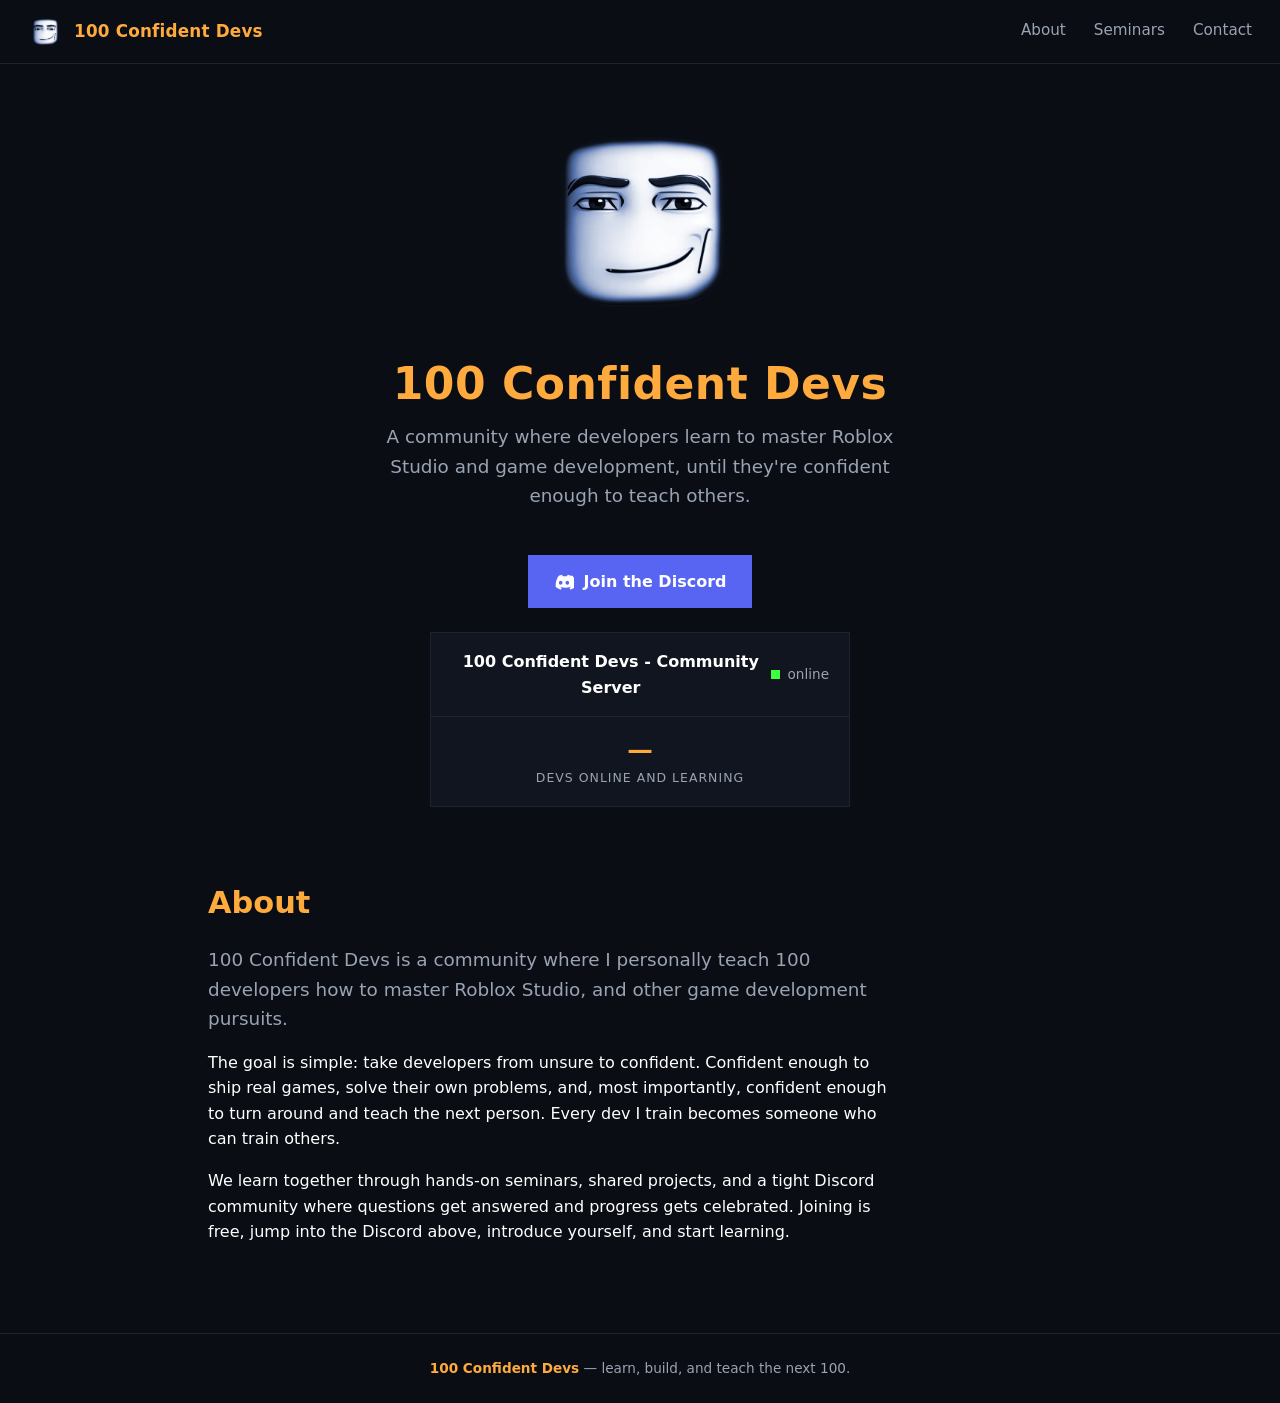
<file: index.html>
<!DOCTYPE html>
<html lang="en">
<head>
    <meta charset="UTF-8">
    <meta name="viewport" content="width=device-width, initial-scale=1.0">
    <title>100 Confident Devs</title>
    <meta name="description" content="Join 100 Confident Devs — a community where you learn to master Roblox Studio and game development until you're confident enough to teach others.">
    <meta name="theme-color" content="#0a0d14">
    <link rel="canonical" href="https://100confidentdevs.org/">

    <!-- Open Graph -->
    <meta property="og:type" content="website">
    <meta property="og:site_name" content="100 Confident Devs">
    <meta property="og:title" content="100 Confident Devs">
    <meta property="og:description" content="A community where developers learn to master Roblox Studio and game development — until they're confident enough to teach others.">
    <meta property="og:url" content="https://100confidentdevs.org/">
    <meta property="og:image" content="https://100confidentdevs.org/assets/banner.png">
    <meta property="og:image:width" content="1280">
    <meta property="og:image:height" content="720">
    <meta property="og:image:alt" content="100 Confident Devs">

    <!-- Twitter / X -->
    <meta name="twitter:card" content="summary_large_image">
    <meta name="twitter:title" content="100 Confident Devs">
    <meta name="twitter:description" content="A community where developers learn to master Roblox Studio and game development — until they're confident enough to teach others.">
    <meta name="twitter:image" content="https://100confidentdevs.org/assets/banner.png">

    <link rel="icon" href="assets/logo_ico.ico" type="image/x-icon">
    <link rel="stylesheet" href="styles.css">
</head>
<body>
    <header class="topbar">
        <a class="brand" href="index.html">
            <img src="assets/logo_2.png" alt="100 Confident Devs logo">
            <span><b>100 Confident Devs</b></span>
        </a>
        <nav class="nav">
            <a href="#about">About</a>
            <a href="seminars.html">Seminars</a>
            <a href="contact.html">Contact</a>
        </nav>
    </header>

    <main>
        <section class="hero">
            <img class="hero-logo" id="hero-logo" src="assets/logo_2.png" alt="100 Confident Devs" role="button" tabindex="0">
            <h1 class="title"><b>100 Confident Devs</b></h1>
            <p class="subtitle">
                A community where developers learn to master Roblox Studio and game
                development,  until they're confident enough to teach others.
            </p>

            <div class="discord-zone">
                <a class="btn btn-discord" id="join-btn" href="#" target="_blank" rel="noopener">
                    <svg viewBox="0 0 24 24" fill="currentColor" aria-hidden="true">
                        <path d="M20.317 4.369A19.79 19.79 0 0 0 16.558 3.2a.074.074 0 0 0-.079.037c-.34.6-.715 1.385-.978 2.001a18.27 18.27 0 0 0-5.002 0 12.6 12.6 0 0 0-.993-2.001.077.077 0 0 0-.079-.037A19.736 19.736 0 0 0 5.668 4.37a.07.07 0 0 0-.032.027C2.533 9.046 1.69 13.58 2.104 18.057a.082.082 0 0 0 .031.057 19.9 19.9 0 0 0 5.993 3.04.078.078 0 0 0 .084-.028c.462-.63.874-1.295 1.226-1.994a.076.076 0 0 0-.041-.106 13.1 13.1 0 0 1-1.872-.892.077.077 0 0 1-.008-.128c.126-.094.252-.192.372-.291a.074.074 0 0 1 .077-.01c3.927 1.793 8.18 1.793 12.061 0a.074.074 0 0 1 .078.009c.12.099.246.198.373.292a.077.077 0 0 1-.006.127 12.3 12.3 0 0 1-1.873.892.077.077 0 0 0-.041.107c.36.698.772 1.362 1.225 1.993a.076.076 0 0 0 .084.028 19.84 19.84 0 0 0 6.002-3.04.077.077 0 0 0 .032-.054c.5-5.177-.838-9.674-3.549-13.66a.061.061 0 0 0-.031-.028ZM8.02 15.331c-1.183 0-2.157-1.085-2.157-2.419 0-1.333.956-2.419 2.157-2.419 1.21 0 2.176 1.096 2.157 2.42 0 1.333-.956 2.418-2.157 2.418Zm7.975 0c-1.183 0-2.157-1.085-2.157-2.419 0-1.333.955-2.419 2.157-2.419 1.21 0 2.176 1.096 2.157 2.42 0 1.333-.946 2.418-2.157 2.418Z"/>
                    </svg>
                    Join the Discord
                </a>

                <div class="discord-widget" id="discord-widget">
                    <div class="dw-head">
                        <span class="dw-name" id="dw-name">100 Confident Devs - Community Server</span>
                        <span class="dw-status"><span class="dw-dot"></span><span>online</span></span>
                    </div>
                    <div class="dw-stats">
                        <div class="dw-stat">
                            <div class="dw-num" id="dw-online">&mdash;</div>
                            <div class="dw-label">Devs Online and Learning</div>
                        </div>
                    </div>
                </div>
            </div>
        </section>

        <section class="page" id="about">
            <h2 class="section">About</h2>
            <p class="lead">
                100 Confident Devs is a community where I personally teach 100 developers
                how to master Roblox Studio,  and other game development pursuits.
            </p>
            <p>
                The goal is simple: take developers from unsure to confident. Confident
                enough to ship real games, solve their own problems, and,  most
                importantly,  confident enough to turn around and teach the next
                person. Every dev I train becomes someone who can train others.
            </p>
            <p>
                We learn together through hands-on seminars, shared projects, and a tight
                Discord community where questions get answered and progress gets celebrated.
                Joining is free,  jump into the Discord above, introduce yourself,
                and start learning.
            </p>
        </section>
    </main>

    <footer>
        <b>100 Confident Devs</b> &mdash;  learn, build, and teach the next 100.
    </footer>

    <script src="script.js"></script>
</body>
</html>
</file>
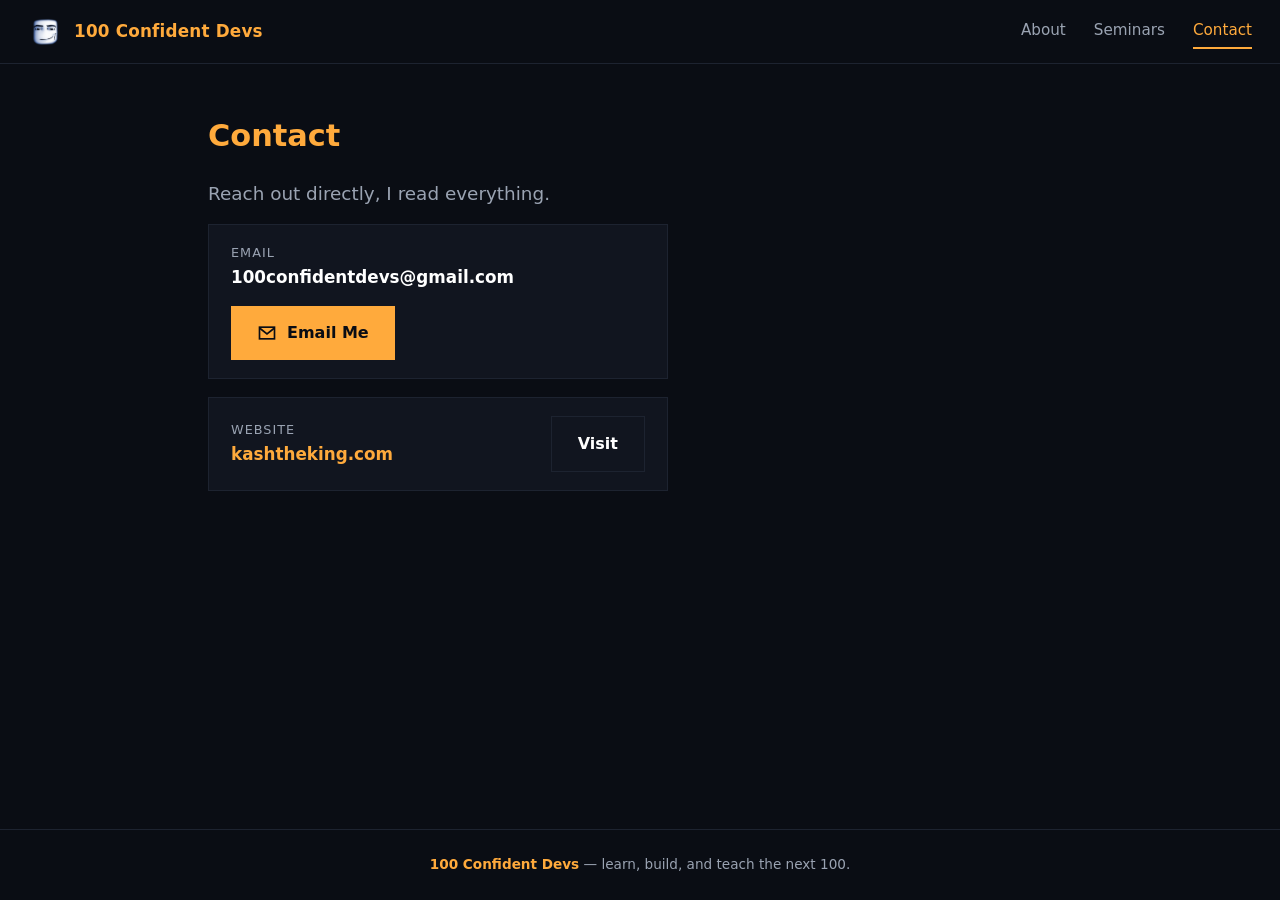
<file: contact.html>
<!DOCTYPE html>
<html lang="en">
<head>
    <meta charset="UTF-8">
    <meta name="viewport" content="width=device-width, initial-scale=1.0">
    <title>Contact — 100 Confident Devs</title>
    <meta name="description" content="Get in touch with 100 Confident Devs.">
    <meta name="theme-color" content="#0a0d14">
    <link rel="canonical" href="https://100confidentdevs.org/contact.html">

    <!-- Open Graph -->
    <meta property="og:type" content="website">
    <meta property="og:site_name" content="100 Confident Devs">
    <meta property="og:title" content="Contact — 100 Confident Devs">
    <meta property="og:description" content="Get in touch with 100 Confident Devs.">
    <meta property="og:url" content="https://100confidentdevs.org/contact.html">
    <meta property="og:image" content="https://100confidentdevs.org/assets/banner.png">
    <meta property="og:image:width" content="1280">
    <meta property="og:image:height" content="720">
    <meta property="og:image:alt" content="100 Confident Devs">

    <!-- Twitter / X -->
    <meta name="twitter:card" content="summary_large_image">
    <meta name="twitter:title" content="Contact — 100 Confident Devs">
    <meta name="twitter:description" content="Get in touch with 100 Confident Devs.">
    <meta name="twitter:image" content="https://100confidentdevs.org/assets/banner.png">

    <link rel="icon" href="assets/logo_ico.ico" type="image/x-icon">
    <link rel="stylesheet" href="styles.css">
</head>
<body>
    <header class="topbar">
        <a class="brand" href="index.html">
            <img src="assets/logo_2.png" alt="100 Confident Devs logo">
            <span><b>100 Confident Devs</b></span>
        </a>
        <nav class="nav">
            <a href="index.html#about">About</a>
            <a href="seminars.html">Seminars</a>
            <a href="contact.html" class="active">Contact</a>
        </nav>
    </header>

    <main class="page">
        <h2 class="section">Contact</h2>
        <p class="lead">Reach out directly,  I read everything.</p>

        <div class="contact-list">
            <div class="contact-row">
                <div>
                    <div class="label">Email</div>
                    <div class="value">100confidentdevs@gmail.com</div>
                </div>
                <a class="btn btn-accent" href="mailto:100confidentdevs@gmail.com">
                    <svg viewBox="0 0 24 24" fill="none" stroke="currentColor" stroke-width="2" aria-hidden="true">
                        <rect x="3" y="5" width="18" height="14"></rect>
                        <path d="m3 6 9 7 9-7"></path>
                    </svg>
                    Email Me
                </a>
            </div>

            <div class="contact-row">
                <div>
                    <div class="label">Website</div>
                    <a class="value" href="https://kashtheking.com" target="_blank" rel="noopener">kashtheking.com</a>
                </div>
                <a class="btn btn-outline" href="https://kashtheking.com" target="_blank" rel="noopener">Visit</a>
            </div>
        </div>
    </main>

    <footer>
        <b>100 Confident Devs</b> &mdash; learn, build, and teach the next 100.
    </footer>
</body>
</html>
</file>
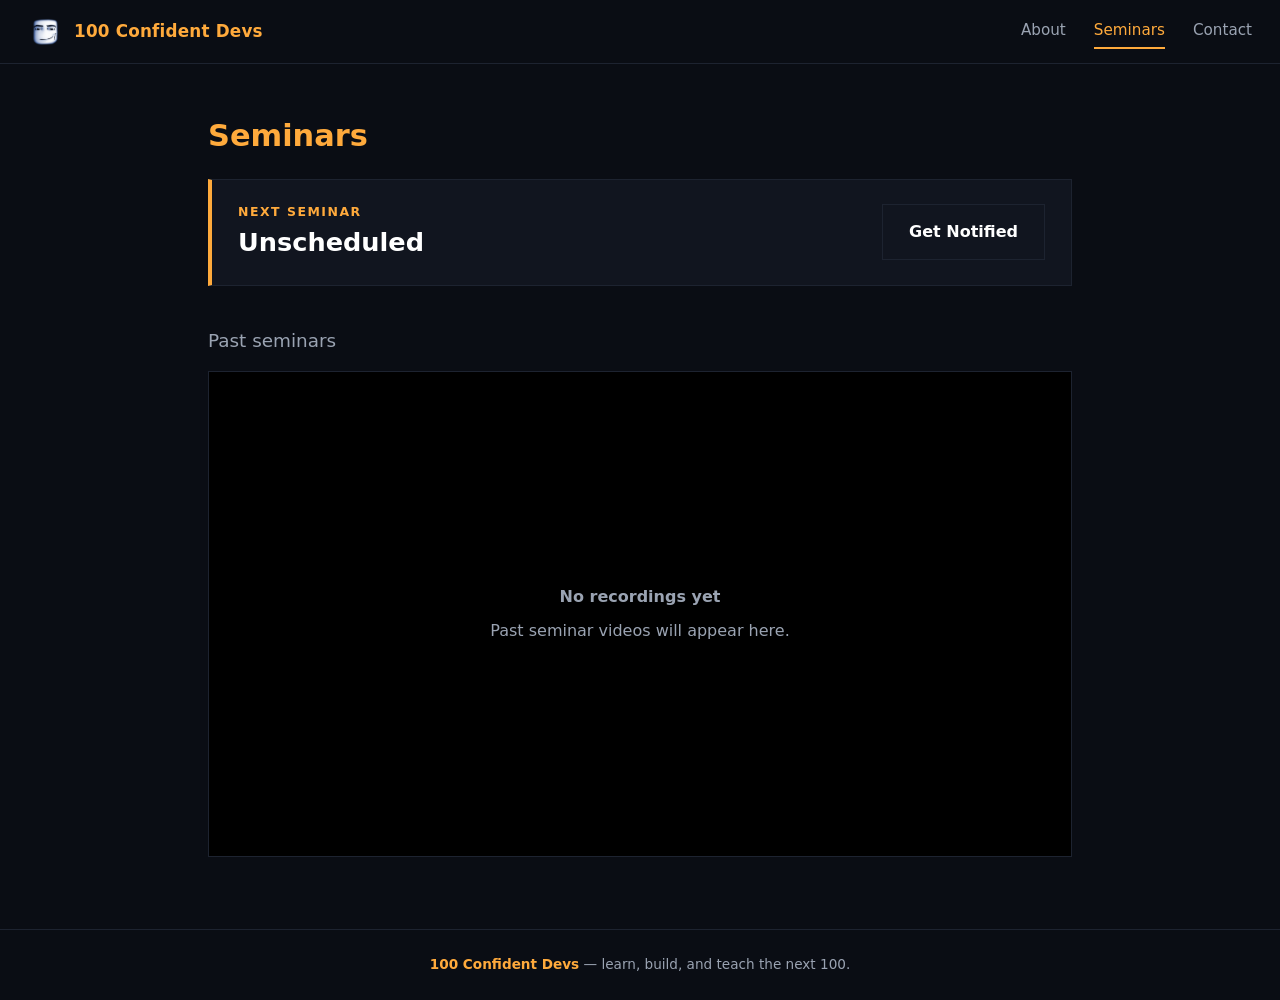
<file: seminars.html>
<!DOCTYPE html>
<html lang="en">
<head>
    <meta charset="UTF-8">
    <meta name="viewport" content="width=device-width, initial-scale=1.0">
    <title>Seminars — 100 Confident Devs</title>
    <meta name="description" content="Watch past 100 Confident Devs seminars and see what's coming up next.">
    <meta name="theme-color" content="#0a0d14">
    <link rel="canonical" href="https://100confidentdevs.org/seminars.html">

    <!-- Open Graph -->
    <meta property="og:type" content="website">
    <meta property="og:site_name" content="100 Confident Devs">
    <meta property="og:title" content="Seminars — 100 Confident Devs">
    <meta property="og:description" content="Watch past 100 Confident Devs seminars and see what's coming up next.">
    <meta property="og:url" content="https://100confidentdevs.org/seminars.html">
    <meta property="og:image" content="https://100confidentdevs.org/assets/banner.png">
    <meta property="og:image:width" content="1280">
    <meta property="og:image:height" content="720">
    <meta property="og:image:alt" content="100 Confident Devs">

    <!-- Twitter / X -->
    <meta name="twitter:card" content="summary_large_image">
    <meta name="twitter:title" content="Seminars — 100 Confident Devs">
    <meta name="twitter:description" content="Watch past 100 Confident Devs seminars and see what's coming up next.">
    <meta name="twitter:image" content="https://100confidentdevs.org/assets/banner.png">

    <link rel="icon" href="assets/logo_ico.ico" type="image/x-icon">
    <link rel="stylesheet" href="styles.css">
</head>
<body>
    <header class="topbar">
        <a class="brand" href="index.html">
            <img src="assets/logo_2.png" alt="100 Confident Devs logo">
            <span><b>100 Confident Devs</b></span>
        </a>
        <nav class="nav">
            <a href="index.html#about">About</a>
            <a href="seminars.html" class="active">Seminars</a>
            <a href="contact.html">Contact</a>
        </nav>
    </header>

    <main class="page">
        <h2 class="section">Seminars</h2>

        <div class="banner">
            <div>
                <div class="banner-label">Next Seminar</div>
                <div class="banner-value">Unscheduled</div>
            </div>
            <a class="btn btn-outline" href="https://discord.com/invite/wcTt8Bp2">Get Notified</a>
        </div>

        <p class="lead">Past seminars</p>
        <div class="video-frame">
            <!-- Replace the placeholder below with an embed once a recording exists, e.g.:
                 <iframe src="https://www.youtube.com/embed/VIDEO_ID" title="Past seminar"
                         allow="accelerometer; autoplay; clipboard-write; encrypted-media; gyroscope; picture-in-picture"
                         allowfullscreen></iframe> -->
            <div class="video-placeholder">
                <strong>No recordings yet</strong>
                <span>Past seminar videos will appear here.</span>
            </div>
        </div>
    </main>

    <footer>
        <b>100 Confident Devs</b> &mdash;  learn, build, and teach the next 100.
    </footer>
</body>
</html>
</file>
<file: styles.css>
/* ============================================================
   100 Confident Devs — shared styles
   Flat UI. Dark base #0a0d14, white text, orange #FFAA3C accents.
   ============================================================ */

:root {
    --bg: #0a0d14;
    --bg-raised: #11151f;
    --bg-line: #1d2330;
    --text: #ffffff;
    --text-dim: #9aa3b2;
    --accent: #ffaa3c;
    --accent-dim: #c97f23;
    --discord: #5865f2;
    --max-width: 920px;
}

* {
    box-sizing: border-box;
    margin: 0;
    padding: 0;
}

html {
    -webkit-text-size-adjust: 100%;
}

body {
    background-color: var(--bg);
    color: var(--text);
    font-family: "Inter", "Segoe UI", system-ui, -apple-system, Roboto, Helvetica, Arial, sans-serif;
    line-height: 1.6;
    min-height: 100vh;
    display: flex;
    flex-direction: column;
}

/* ---------- Top navigation ---------- */

.topbar {
    display: flex;
    align-items: center;
    justify-content: space-between;
    padding: 0 28px;
    height: 64px;
    border-bottom: 1px solid var(--bg-line);
    background-color: var(--bg);
    position: sticky;
    top: 0;
    z-index: 10;
}

.brand {
    display: flex;
    align-items: center;
    gap: 12px;
    text-decoration: none;
    color: var(--text);
}

.brand img {
    width: 34px;
    height: 34px;
    display: block;
}

.brand span {
    font-weight: 700;
    font-size: 1.05rem;
    letter-spacing: 0.2px;
}

.brand span b {
    color: var(--accent);
    font-weight: 700;
}

.nav {
    display: flex;
    gap: 28px;
}

.nav a {
    color: var(--text-dim);
    text-decoration: none;
    font-size: 0.95rem;
    font-weight: 500;
    padding: 4px 0;
    border-bottom: 2px solid transparent;
    transition: color 0.15s ease, border-color 0.15s ease;
}

.nav a:hover {
    color: var(--text);
}

.nav a.active {
    color: var(--accent);
    border-bottom-color: var(--accent);
}

/* ---------- Layout ---------- */

main {
    flex: 1;
    width: 100%;
    max-width: var(--max-width);
    margin: 0 auto;
    padding: 48px 28px 72px;
}

/* ---------- Home / hero ---------- */

.hero {
    display: flex;
    flex-direction: column;
    align-items: center;
    text-align: center;
}

#about {
    margin-top: 72px;
    scroll-margin-top: 80px;
}

.hero-logo {
    width: 220px;
    height: 220px;
    max-width: 60vw;
    display: block;
    margin-bottom: 28px;
    cursor: pointer;
    user-select: none;
    -webkit-user-drag: none;
    transition: transform 0.12s ease;
    will-change: transform;
}

.hero-logo:hover {
    transform: scale(1.04);
}

.hero-logo:focus-visible {
    outline: 2px solid var(--accent);
    outline-offset: 6px;
}

.hero-logo.pop {
    animation: logo-pop 0.32s ease;
}

@keyframes logo-pop {
    0% { transform: scale(1); }
    45% { transform: scale(1.18); }
    100% { transform: scale(1); }
}

h1.title {
    font-size: 2.75rem;
    font-weight: 800;
    color: var(--accent);
    letter-spacing: 0.5px;
    line-height: 1.1;
}

.subtitle {
    color: var(--text-dim);
    font-size: 1.15rem;
    max-width: 560px;
    margin-top: 14px;
}

/* ---------- Buttons (flat, square) ---------- */

.btn {
    display: inline-flex;
    align-items: center;
    justify-content: center;
    gap: 10px;
    font-size: 1rem;
    font-weight: 600;
    text-decoration: none;
    padding: 14px 26px;
    border: none;
    cursor: pointer;
    transition: background-color 0.15s ease;
}

.btn-discord {
    background-color: var(--discord);
    color: #ffffff;
}

.btn-discord:hover {
    background-color: #4752c4;
}

.btn-accent {
    background-color: var(--accent);
    color: #0a0d14;
}

.btn-accent:hover {
    background-color: var(--accent-dim);
}

.btn-outline {
    background-color: transparent;
    color: var(--text);
    border: 1px solid var(--bg-line);
}

.btn-outline:hover {
    border-color: var(--accent);
    color: var(--accent);
}

.btn svg {
    width: 20px;
    height: 20px;
    display: block;
}

/* ---------- Discord block on home ---------- */

.discord-zone {
    margin-top: 44px;
    display: flex;
    flex-direction: column;
    align-items: center;
    gap: 24px;
    width: 100%;
}

.discord-widget {
    width: 100%;
    max-width: 420px;
    background-color: var(--bg-raised);
    border: 1px solid var(--bg-line);
}

.dw-head {
    display: flex;
    align-items: center;
    justify-content: space-between;
    padding: 16px 20px;
    border-bottom: 1px solid var(--bg-line);
}

.dw-name {
    font-weight: 700;
    font-size: 1rem;
}

.dw-status {
    display: flex;
    align-items: center;
    gap: 8px;
    color: var(--text-dim);
    font-size: 0.85rem;
}

.dw-dot {
    width: 9px;
    height: 9px;
    background-color: #40ff40;
    display: inline-block;
}

.dw-stats {
    display: flex;
}

.dw-stat {
    flex: 1;
    padding: 18px 20px;
    text-align: center;
}

.dw-stat + .dw-stat {
    border-left: 1px solid var(--bg-line);
}

.dw-num {
    font-size: 1.6rem;
    font-weight: 800;
    color: var(--accent);
    line-height: 1.1;
}

.dw-label {
    font-size: 0.78rem;
    color: var(--text-dim);
    text-transform: uppercase;
    letter-spacing: 1px;
    margin-top: 4px;
}

/* ---------- Section / page headings ---------- */

h2.section {
    font-size: 1.9rem;
    font-weight: 800;
    color: var(--accent);
    margin-bottom: 18px;
}

.page p {
    color: var(--text);
    margin-bottom: 16px;
    max-width: 680px;
}

.page p.lead {
    font-size: 1.15rem;
    color: var(--text-dim);
}

/* ---------- Seminars page ---------- */

.banner {
    background-color: var(--bg-raised);
    border: 1px solid var(--bg-line);
    border-left: 4px solid var(--accent);
    padding: 22px 26px;
    margin-bottom: 40px;
    display: flex;
    align-items: center;
    justify-content: space-between;
    gap: 16px;
    flex-wrap: wrap;
}

.banner-label {
    text-transform: uppercase;
    letter-spacing: 1.5px;
    font-size: 0.78rem;
    color: var(--accent);
    font-weight: 700;
}

.banner-value {
    font-size: 1.6rem;
    font-weight: 800;
    color: var(--text);
}

.video-frame {
    position: relative;
    width: 100%;
    aspect-ratio: 16 / 9;
    background-color: #000;
    border: 1px solid var(--bg-line);
}

.video-frame iframe {
    position: absolute;
    inset: 0;
    width: 100%;
    height: 100%;
    border: none;
}

.video-placeholder {
    position: absolute;
    inset: 0;
    display: flex;
    flex-direction: column;
    align-items: center;
    justify-content: center;
    gap: 8px;
    color: var(--text-dim);
    text-align: center;
    padding: 20px;
}

/* ---------- Contact page ---------- */

.contact-list {
    display: flex;
    flex-direction: column;
    gap: 18px;
    margin-top: 8px;
    max-width: 460px;
}

.contact-row {
    display: flex;
    align-items: center;
    justify-content: space-between;
    gap: 16px;
    background-color: var(--bg-raised);
    border: 1px solid var(--bg-line);
    padding: 18px 22px;
    flex-wrap: wrap;
}

.contact-row .label {
    color: var(--text-dim);
    font-size: 0.8rem;
    text-transform: uppercase;
    letter-spacing: 1px;
}

.contact-row .value {
    font-size: 1.05rem;
    font-weight: 600;
    color: var(--text);
}

.contact-row a.value {
    color: var(--accent);
    text-decoration: none;
}

.contact-row a.value:hover {
    text-decoration: underline;
}

/* ---------- Footer ---------- */

footer {
    border-top: 1px solid var(--bg-line);
    padding: 24px 28px;
    text-align: center;
    color: var(--text-dim);
    font-size: 0.85rem;
}

footer b {
    color: var(--accent);
}

/* ---------- Responsive ---------- */

@media (max-width: 640px) {
    .topbar {
        padding: 0 16px;
        height: 58px;
    }

    .nav {
        gap: 18px;
    }

    .nav a {
        font-size: 0.88rem;
    }

    .brand span {
        display: none;
    }

    main {
        padding: 36px 18px 56px;
    }

    h1.title {
        font-size: 2.1rem;
    }
}
</file>
